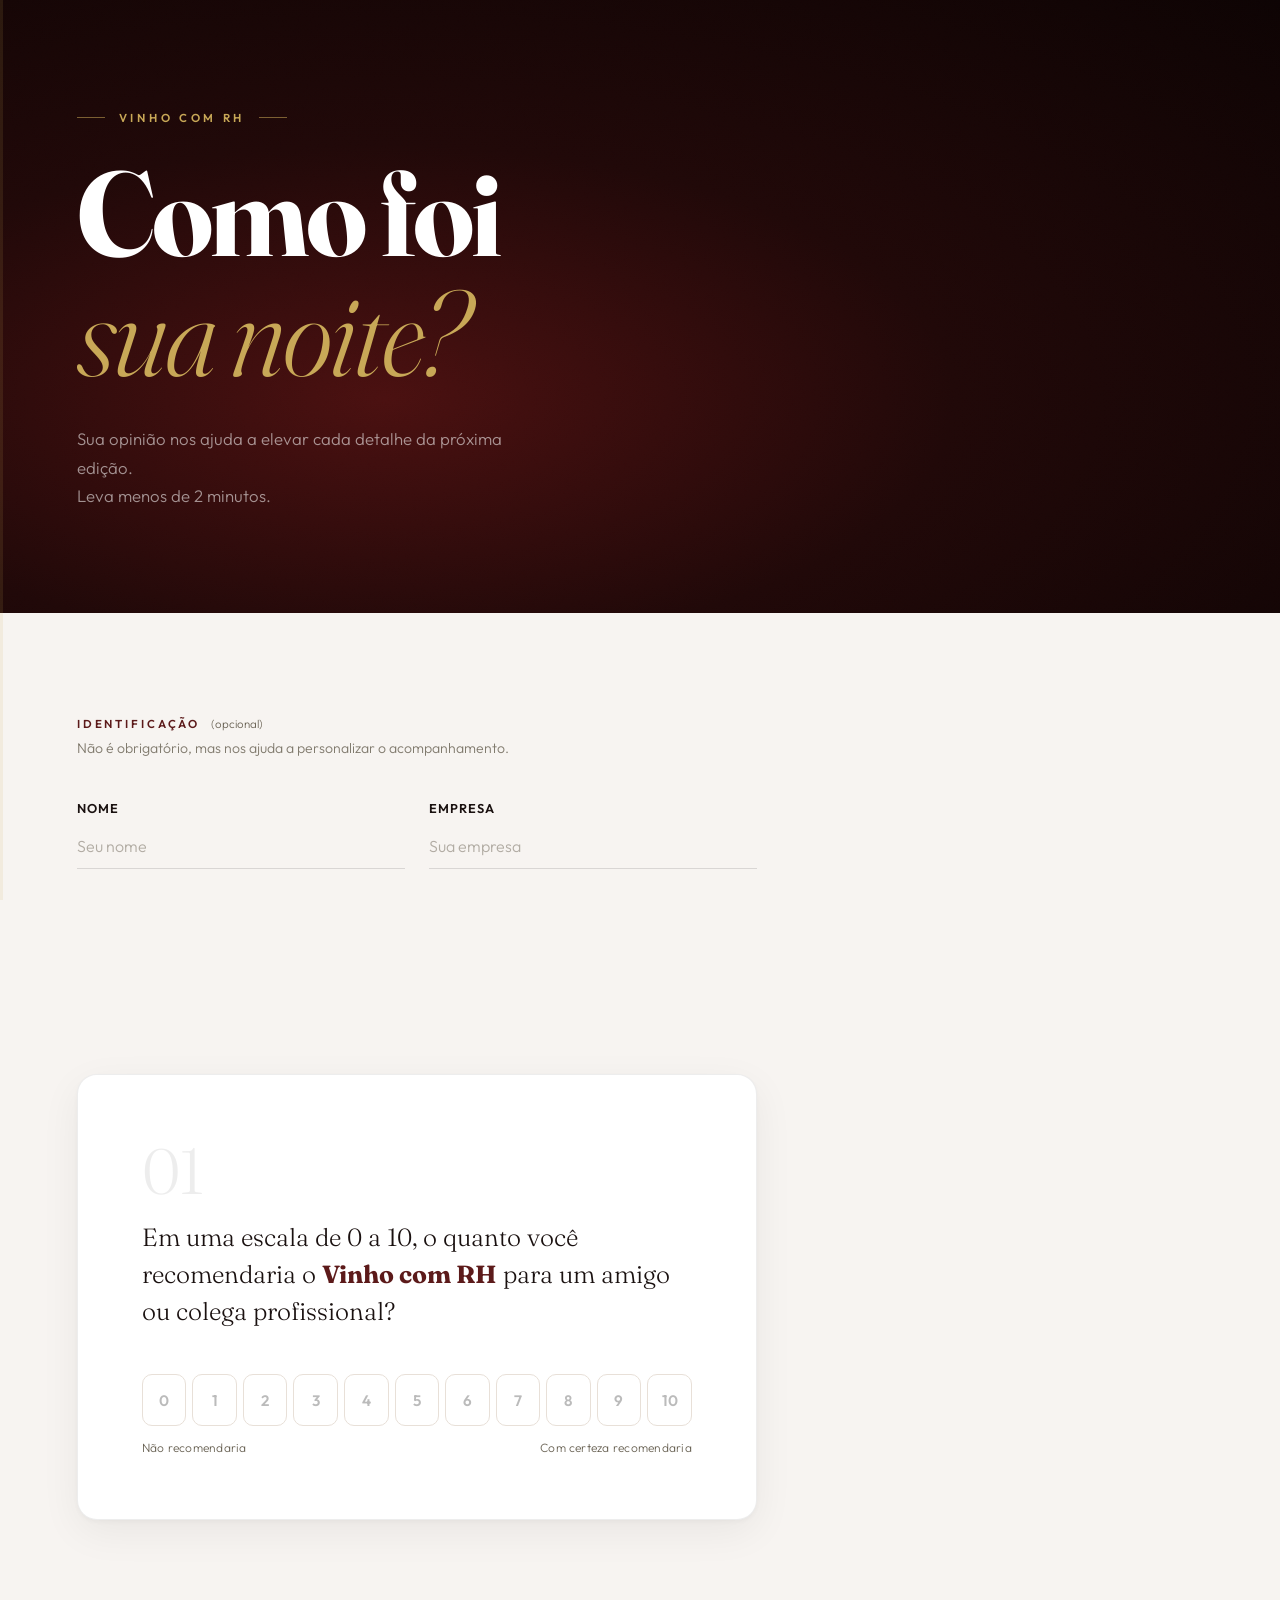
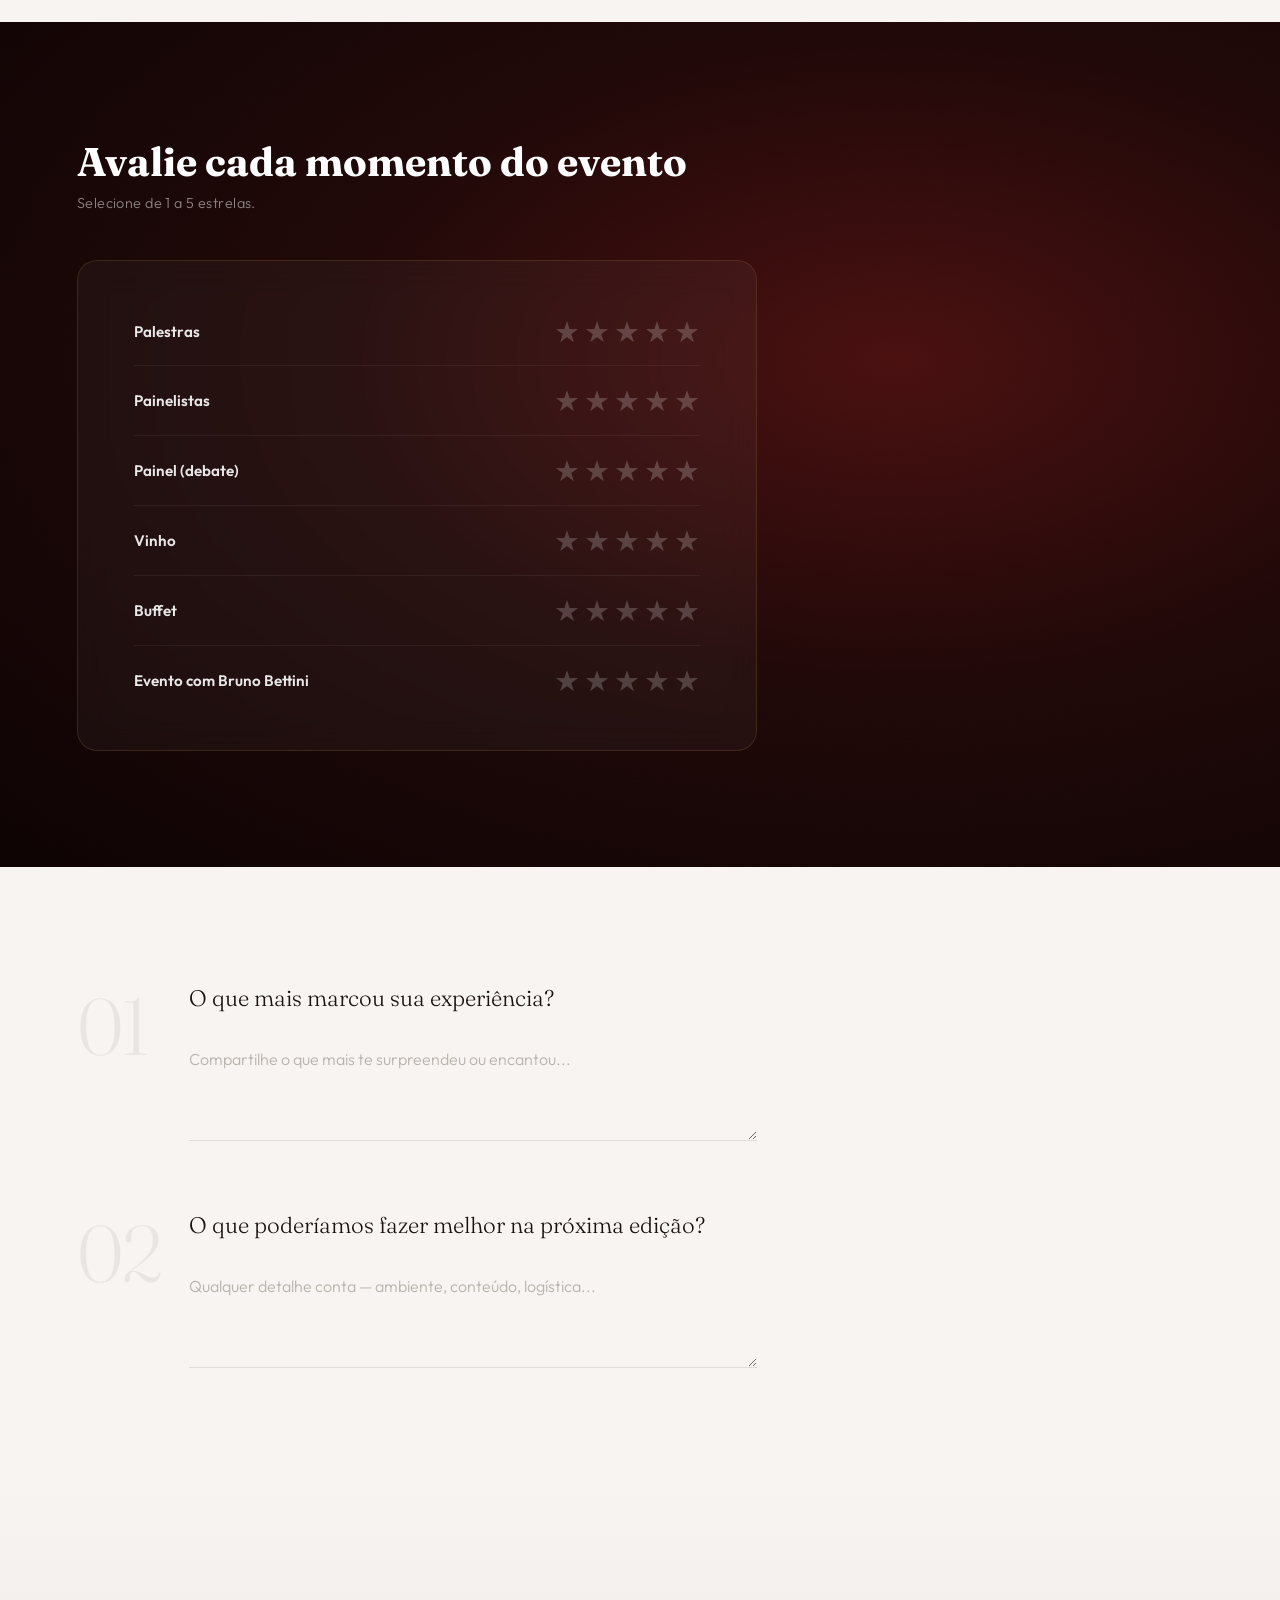
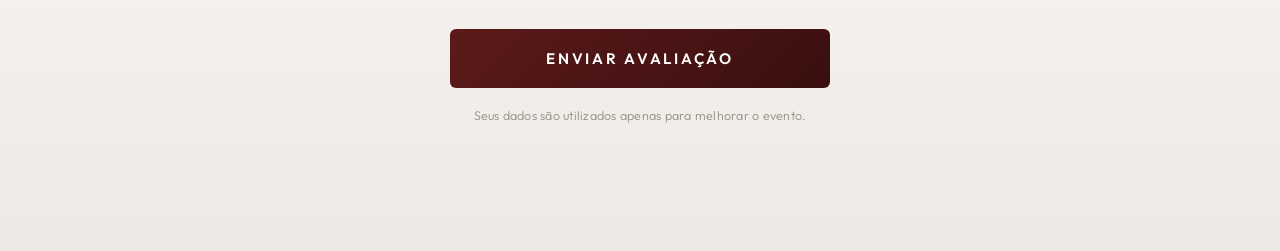
<file: nps-vinho-rh/index.html>
<!DOCTYPE html>
<html lang="pt-BR">

<head>
    <meta charset="UTF-8">
    <meta name="viewport" content="width=device-width, initial-scale=1.0">
    <title>Como foi sua noite? | Vinho com RH</title>

    <link rel="preconnect" href="https://fonts.googleapis.com">
    <link rel="preconnect" href="https://fonts.gstatic.com" crossorigin>
    <link href="https://fonts.googleapis.com/css2?family=Fraunces:ital,opsz,wght@0,9..144,300;0,9..144,700;1,9..144,300;1,9..144,400&family=Outfit:wght@300;400;600&display=swap" rel="stylesheet">

    <link rel="stylesheet" href="style.css">
</head>

<body>

    <!-- Scroll Progress Indicator — linha gold na borda esquerda -->
    <div class="scroll-progress" aria-hidden="true">
        <div class="scroll-progress-fill" id="scrollFill"></div>
    </div>

    <main>

        <!-- ════════════════════════════════════════════
             HERO — Type Hero
             Arquétipo: Type Hero
             Constraints: Noise Texture · Mixed Weights
        ════════════════════════════════════════════ -->
        <section class="hero">
            <div class="noise" aria-hidden="true"></div>
            <div class="hero-inner">
                <span class="eyebrow">Vinho com RH</span>
                <h1 class="headline">
                    Como foi<br>
                    <em>sua noite?</em>
                </h1>
                <p class="hero-sub">
                    Sua opinião nos ajuda a elevar cada detalhe da próxima edição.<br>
                    Leva menos de 2 minutos.
                </p>
            </div>
        </section>

        <form id="nps-form" novalidate>

            <!-- ════════════════════════════════════════════
                 SEÇÃO 1: IDENTIFICAÇÃO — Sparse
                 Arquétipo: Sparse
                 Constraints: Fade Up Stagger · Asymmetric Padding
            ════════════════════════════════════════════ -->
            <section class="sec-identificacao" id="sec-identificacao">
                <div class="identificacao-wrap">
                    <div class="identificacao-header js-fade-up" data-delay="0">
                        <span class="sec-eyebrow">
                            Identificação
                            <span class="opcional">(opcional)</span>
                        </span>
                        <p class="sec-desc">Não é obrigatório, mas nos ajuda a personalizar o acompanhamento.</p>
                    </div>
                    <div class="identificacao-grid">
                        <div class="campo-wrap js-fade-up" data-delay="0">
                            <label class="campo-label" for="nome">Nome</label>
                            <div class="campo-border-wrap">
                                <input type="text" id="nome" name="nome" class="campo-input"
                                    placeholder="Seu nome" autocomplete="name">
                                <span class="campo-line" aria-hidden="true"></span>
                            </div>
                        </div>
                        <div class="campo-wrap js-fade-up" data-delay="120">
                            <label class="campo-label" for="empresa">Empresa</label>
                            <div class="campo-border-wrap">
                                <input type="text" id="empresa" name="empresa" class="campo-input"
                                    placeholder="Sua empresa" autocomplete="organization">
                                <span class="campo-line" aria-hidden="true"></span>
                            </div>
                        </div>
                    </div>
                </div>
            </section>

            <!-- ════════════════════════════════════════════
                 SEÇÃO 2: NPS 0-10 — Isolated Element
                 Arquétipo: Isolated Element
                 Constraints: Color Blocking · Hover Lift
            ════════════════════════════════════════════ -->
            <section class="sec-nps" id="sec-nps">
                <div class="nps-card js-reveal">
                    <span class="card-num" aria-hidden="true">01</span>
                    <h2 class="nps-question">
                        Em uma escala de 0 a 10, o quanto você recomendaria o
                        <strong>Vinho com RH</strong>
                        para um amigo ou colega profissional?
                    </h2>
                    <div class="scale-wrap">
                        <div class="nps-scale" id="nps-scale"
                            role="group" aria-label="Escala de 0 a 10"></div>
                        <div class="scale-labels" aria-hidden="true">
                            <span>Não recomendaria</span>
                            <span>Com certeza recomendaria</span>
                        </div>
                    </div>
                    <input type="hidden" id="nps-value" name="nps_score">
                </div>
            </section>

            <!-- ════════════════════════════════════════════
                 SEÇÃO 3: AVALIAÇÕES — Scroll Storytelling
                 Arquétipo: Scroll Storytelling
                 Constraints: Glassmorphism · Stagger Wave · Hover Glow
            ════════════════════════════════════════════ -->
            <section class="sec-avaliacoes" id="sec-avaliacoes">
                <div class="noise" aria-hidden="true"></div>
                <div class="avaliacoes-wrap">
                    <div class="avaliacoes-header js-reveal-dark">
                        <h2 class="avaliacoes-titulo">Avalie cada momento do evento</h2>
                        <p class="avaliacoes-sub">Selecione de 1 a 5 estrelas.</p>
                    </div>
                    <div class="avaliacoes-card">
                        <div class="ratings-list">

                            <div class="rating-row js-rating-row" data-delay="0">
                                <span class="rating-label">Palestras</span>
                                <div class="star-rating" data-field="nota_palestras"
                                    role="group" aria-label="Avaliação de Palestras"></div>
                                <input type="hidden" name="nota_palestras">
                            </div>

                            <div class="rating-row js-rating-row" data-delay="80">
                                <span class="rating-label">Painelistas</span>
                                <div class="star-rating" data-field="nota_painelistas"
                                    role="group" aria-label="Avaliação de Painelistas"></div>
                                <input type="hidden" name="nota_painelistas">
                            </div>

                            <div class="rating-row js-rating-row" data-delay="160">
                                <span class="rating-label">Painel (debate)</span>
                                <div class="star-rating" data-field="nota_painel"
                                    role="group" aria-label="Avaliação do Painel"></div>
                                <input type="hidden" name="nota_painel">
                            </div>

                            <div class="rating-row js-rating-row" data-delay="240">
                                <span class="rating-label">Vinho</span>
                                <div class="star-rating" data-field="nota_vinho"
                                    role="group" aria-label="Avaliação do Vinho"></div>
                                <input type="hidden" name="nota_vinho">
                            </div>

                            <div class="rating-row js-rating-row" data-delay="320">
                                <span class="rating-label">Buffet</span>
                                <div class="star-rating" data-field="nota_buffet"
                                    role="group" aria-label="Avaliação do Buffet"></div>
                                <input type="hidden" name="nota_buffet">
                            </div>

                            <div class="rating-row js-rating-row" data-delay="400">
                                <span class="rating-label">Evento com Bruno Bettini</span>
                                <div class="star-rating" data-field="nota_evento_geral"
                                    role="group" aria-label="Avaliação do Evento com Bruno Bettini"></div>
                                <input type="hidden" name="nota_evento_geral">
                            </div>

                        </div>
                    </div>
                </div>
            </section>

            <!-- ════════════════════════════════════════════
                 SEÇÃO 4: PERGUNTAS ABERTAS — Split Assimetrico
                 Arquétipo: Split Assimetrico
                 Constraints: Fade Left · Focus Glow
            ════════════════════════════════════════════ -->
            <section class="sec-perguntas" id="sec-perguntas">
                <div class="perguntas-wrap">

                    <div class="pergunta-bloco js-fade-left" data-delay="0">
                        <span class="pergunta-num" aria-hidden="true">01</span>
                        <div class="pergunta-conteudo">
                            <label class="pergunta-label" for="ponto_positivo">
                                O que mais marcou sua experiência?
                            </label>
                            <div class="textarea-wrap">
                                <textarea id="ponto_positivo" name="ponto_positivo" rows="3"
                                    class="pergunta-textarea"
                                    placeholder="Compartilhe o que mais te surpreendeu ou encantou..."></textarea>
                                <span class="textarea-line" aria-hidden="true"></span>
                            </div>
                        </div>
                    </div>

                    <div class="pergunta-bloco js-fade-left" data-delay="150">
                        <span class="pergunta-num" aria-hidden="true">02</span>
                        <div class="pergunta-conteudo">
                            <label class="pergunta-label" for="ponto_melhoria">
                                O que poderíamos fazer melhor na próxima edição?
                            </label>
                            <div class="textarea-wrap">
                                <textarea id="ponto_melhoria" name="ponto_melhoria" rows="3"
                                    class="pergunta-textarea"
                                    placeholder="Qualquer detalhe conta — ambiente, conteúdo, logística..."></textarea>
                                <span class="textarea-line" aria-hidden="true"></span>
                            </div>
                        </div>
                    </div>

                </div>
            </section>

            <!-- ════════════════════════════════════════════
                 SEÇÃO 5: SUBMIT — Isolated Element
                 Arquétipo: Isolated Element + Container Narrow
                 Constraints: Hover Fill · Gradiente Linear
            ════════════════════════════════════════════ -->
            <section class="sec-submit" id="sec-submit">
                <div class="submit-wrap">
                    <div class="form-feedback" id="form-feedback" role="alert" aria-live="polite"></div>
                    <div class="btn-outer-wrap">
                        <button type="submit" class="btn-submit" id="btn-submit">
                            <svg class="btn-spinner" viewBox="0 0 24 24" fill="none" aria-hidden="true">
                                <circle cx="12" cy="12" r="10"
                                    stroke="currentColor" stroke-width="2.5"
                                    stroke-dasharray="44" stroke-dashoffset="33"
                                    stroke-linecap="round"/>
                            </svg>
                            <span class="btn-text">Enviar avaliação</span>
                        </button>
                        <span class="btn-gold-line" aria-hidden="true"></span>
                    </div>
                    <p class="submit-disclaimer">
                        Seus dados são utilizados apenas para melhorar o evento.
                    </p>
                </div>
            </section>

        </form>
    </main>

    <script src="nps.js" defer></script>
</body>

</html>
</file>
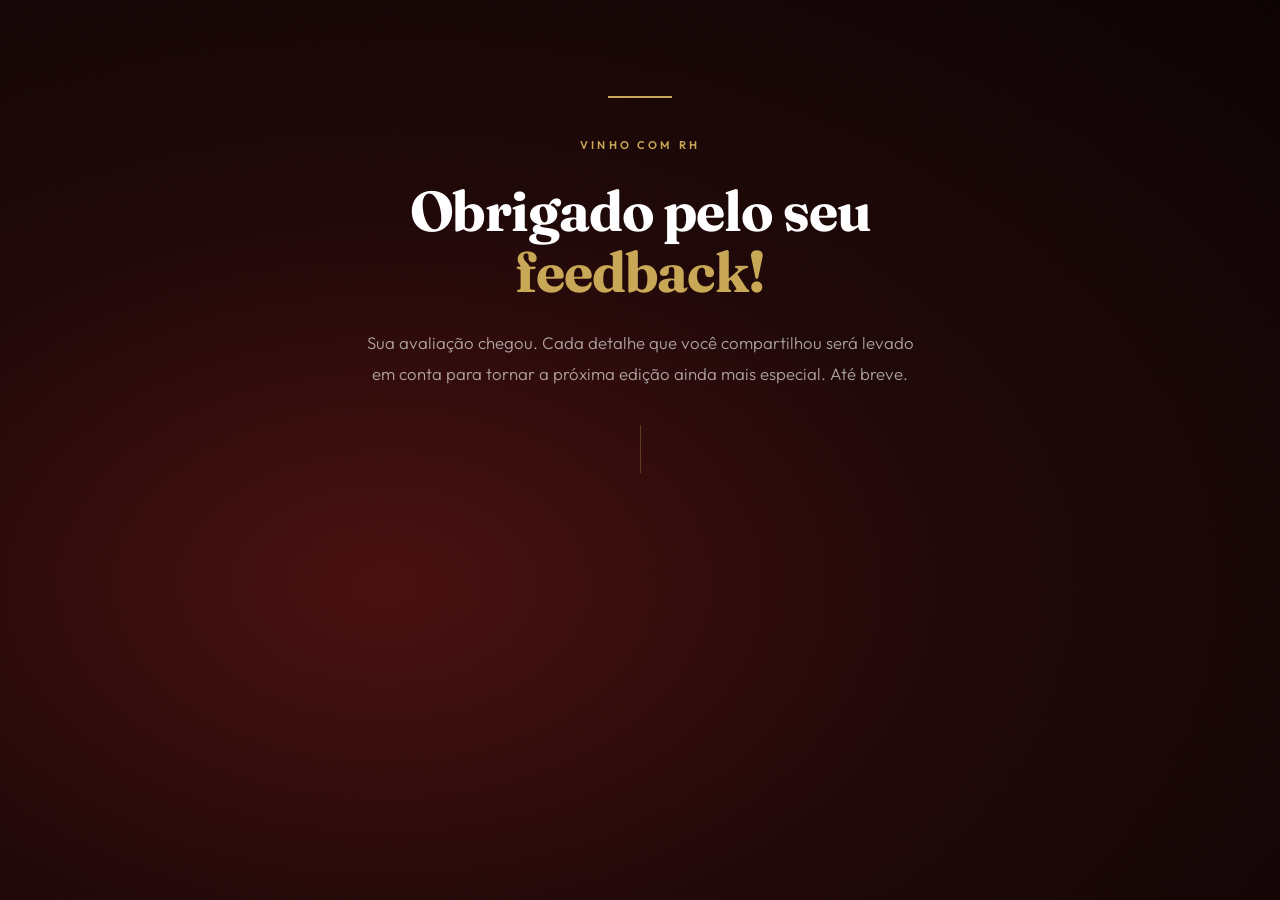
<file: nps-vinho-rh/nps-obrigado.html>
<!DOCTYPE html>
<html lang="pt-BR">

<head>
    <meta charset="UTF-8">
    <meta name="viewport" content="width=device-width, initial-scale=1.0">
    <title>Obrigado | Vinho com RH</title>

    <link rel="preconnect" href="https://fonts.googleapis.com">
    <link rel="preconnect" href="https://fonts.gstatic.com" crossorigin>
    <link href="https://fonts.googleapis.com/css2?family=Fraunces:ital,opsz,wght@0,9..144,300;0,9..144,700;1,9..144,300&family=Outfit:wght@300;400;600&display=swap" rel="stylesheet">

    <style>
        :root {
            --gold: #c8a857;
            --f-display: 'Fraunces', serif;
            --f-body: 'Outfit', sans-serif;
        }

        *, *::before, *::after {
            box-sizing: border-box;
            margin: 0;
            padding: 0;
            -webkit-font-smoothing: antialiased;
        }

        /*
         * REGRA: body é block puro — sem flex, sem grid.
         * Centramento horizontal feito exclusivamente por margin: 0 auto no .page-wrap.
         * Isso garante que .page-wrap e seus filhos ocupem largura correta em todos
         * os browsers, incluindo iOS Safari com prefers-reduced-motion ativo.
         */
        body {
            font-family: var(--f-body);
            background: radial-gradient(
                ellipse at 30% 65%,
                #4a1010 0%,
                #200808 45%,
                #0d0303 100%
            );
            min-height: 100dvh;
            padding: clamp(3.5rem, 10vw, 6rem) clamp(1.5rem, 5vw, 3rem);
            position: relative;
        }

        /* Noise — fixed para cobrir viewport mesmo com scroll */
        body::before {
            content: '';
            position: fixed;
            inset: 0;
            background-image: url("data:image/svg+xml,%3Csvg xmlns='http://www.w3.org/2000/svg' width='512' height='512'%3E%3Cfilter id='n'%3E%3CfeTurbulence type='fractalNoise' baseFrequency='0.8' numOctaves='4' stitchTiles='stitch'/%3E%3C/filter%3E%3Crect width='100%25' height='100%25' filter='url(%23n)'/%3E%3C/svg%3E");
            background-size: 256px 256px;
            opacity: 0.045;
            pointer-events: none;
            mix-blend-mode: overlay;
            z-index: 0;
        }

        /* Container central — block com margin: 0 auto */
        .page-wrap {
            max-width: 560px;
            margin: 0 auto;
            text-align: center;
            position: relative;
            z-index: 1;
        }

        /* Linha gold */
        .gold-line {
            display: block;
            width: 0;
            height: 1.5px;
            background: var(--gold);
            margin: 0 auto 2.5rem;
            opacity: 0;
        }

        /* Eyebrow — display: block (não inline-flex) para evitar shrink-wrap */
        .eyebrow {
            display: block;
            font-family: var(--f-body);
            font-size: 0.7rem;
            font-weight: 600;
            letter-spacing: 0.28em;
            text-transform: uppercase;
            color: var(--gold);
            margin-bottom: 1.75rem;
            opacity: 0;
            transform: translateY(12px);
            white-space: nowrap;
        }

        /* Headline */
        .headline {
            font-family: var(--f-display);
            font-size: clamp(2rem, 7vw, 3.5rem);
            font-weight: 700;
            font-optical-sizing: auto;
            color: #ffffff;
            line-height: 1.1;
            letter-spacing: -0.02em;
            margin-bottom: 1.5rem;
            opacity: 0;
            transform: translateY(16px);
        }

        .headline .gold {
            color: var(--gold);
        }

        /*
         * Parágrafo — SEM max-width próprio e SEM margin: auto.
         * O .page-wrap já limita a largura. Aqui o elemento preenche
         * 100% do pai (block flow), garantindo largura correta em qualquer tela.
         */
        .texto {
            font-family: var(--f-body);
            font-size: clamp(0.95rem, 3vw, 1.05rem);
            font-weight: 300;
            color: rgba(255, 255, 255, 0.62);
            line-height: 1.85;
            opacity: 0;
            transform: translateY(12px);
        }

        /* Divisor vertical */
        .divisor {
            display: block;
            width: 1px;
            height: 48px;
            background: rgba(200, 168, 87, 0.3);
            margin: 2.25rem auto;
            opacity: 0;
            transform: scaleY(0);
            transform-origin: top;
        }

        /* CTA container */
        .cta {
            opacity: 0;
            transform: translateY(12px);
        }

        /* Texto CTA — Fraunces italic */
        .cta-texto {
            font-family: var(--f-display);
            font-size: clamp(1.1rem, 4vw, 1.6rem);
            font-weight: 300;
            font-style: italic;
            font-optical-sizing: auto;
            color: rgba(255, 255, 255, 0.9);
            line-height: 1.45;
            margin-bottom: 1.5rem;
        }

        /* Botão CTA */
        .cta-btn {
            display: inline-block;
            font-family: var(--f-body);
            font-size: 0.78rem;
            font-weight: 600;
            letter-spacing: 0.2em;
            text-transform: uppercase;
            color: var(--gold);
            text-decoration: none;
            border: 1px solid rgba(200, 168, 87, 0.4);
            border-radius: 3px;
            padding: 0.75rem 1.75rem;
            transition:
                background 0.25s ease,
                border-color 0.25s ease,
                transform 0.25s cubic-bezier(0.16, 1, 0.3, 1);
        }

        .cta-btn:hover {
            background: rgba(200, 168, 87, 0.1);
            border-color: var(--gold);
            transform: translateY(-2px);
        }

        .cta-btn:focus-visible {
            outline: 2px solid var(--gold);
            outline-offset: 4px;
        }

        /* Mobile: letter-spacing menor no eyebrow */
        @media (max-width: 640px) {
            .eyebrow {
                letter-spacing: 0.18em;
            }
        }

        /*
         * CRÍTICO: prefers-reduced-motion NÃO aplica width a elementos de texto.
         * Apenas .gold-line recebe width: 64px aqui.
         * Aplicar width em .texto, .headline etc. quebraria o layout em iPhones
         * com "Reduzir Movimento" ativo (Configurações → Acessibilidade → Movimento).
         */
        @media (prefers-reduced-motion: reduce) {
            .eyebrow,
            .headline,
            .texto,
            .divisor,
            .cta {
                opacity: 1 !important;
                transform: none !important;
            }

            .gold-line {
                opacity: 1 !important;
                transform: none !important;
                width: 64px !important;
            }
        }
    </style>
</head>

<body>
    <div class="page-wrap">
        <div class="gold-line" id="goldLine"></div>
        <span class="eyebrow" id="eyebrow">Vinho com RH</span>
        <h1 class="headline" id="headline">
            Obrigado pelo seu <span class="gold">feedback!</span>
        </h1>
        <p class="texto" id="texto">
            Sua avaliação chegou. Cada detalhe que você compartilhou será levado
            em conta para tornar a próxima edição ainda mais especial. Até breve.
        </p>

        <div class="divisor" id="divisor"></div>

        <div class="cta" id="cta">
            <p class="cta-texto">
                Gostaria de ser painelista ou palestrante no próximo evento?
            </p>
            <a href="https://vinho-rh.netlify.app/" class="cta-btn">
                Faça sua aplicação
            </a>
        </div>
    </div>

    <script>
        // Personaliza headline com nome via URL ?nome=
        const nome = new URLSearchParams(location.search).get('nome');
        if (nome) {
            document.getElementById('headline').innerHTML =
                `<span class="gold">${nome}</span>, obrigado pelo seu <span class="gold">feedback!</span>`;
        }

        // Stagger reveal — JS puro, sem bibliotecas
        // Cada elemento: opacity 0→1 + translateY X→0
        function fadeUp(el, duration, delay) {
            setTimeout(() => {
                el.style.transition = [
                    `opacity ${duration}ms cubic-bezier(0.16,1,0.3,1)`,
                    `transform ${duration}ms cubic-bezier(0.16,1,0.3,1)`
                ].join(', ');
                el.style.opacity = '1';
                el.style.transform = 'translateY(0)';
            }, delay);
        }

        // 1. Linha gold — cresce em largura + aparece
        const goldLine = document.getElementById('goldLine');
        setTimeout(() => {
            goldLine.style.transition = 'width 700ms ease-out, opacity 400ms ease';
            goldLine.style.opacity = '1';
            goldLine.style.width = '64px';
        }, 50);

        // 2. Eyebrow — delay 300ms
        fadeUp(document.getElementById('eyebrow'), 600, 300);

        // 3. Headline — delay 500ms
        fadeUp(document.getElementById('headline'), 700, 500);

        // 4. Parágrafo — delay 700ms
        fadeUp(document.getElementById('texto'), 600, 700);

        // 5. Divisor — scaleY 0→1, delay 1000ms
        const divisor = document.getElementById('divisor');
        setTimeout(() => {
            divisor.style.transition = [
                'opacity 400ms ease',
                'transform 500ms cubic-bezier(0.16,1,0.3,1)'
            ].join(', ');
            divisor.style.opacity = '1';
            divisor.style.transform = 'scaleY(1)';
        }, 1000);

        // 6. CTA — delay 1200ms
        fadeUp(document.getElementById('cta'), 600, 1200);
    </script>
</body>

</html>
</file>
<file: nps-vinho-rh/style.css>
/* ================================================
   NPS VINHO COM RH — Stylesheet Completo
   Fontes: Fraunces (display serif variável) + Outfit (geometric sans)
   ================================================ */

:root {
    --wine:         #5c1a1a;
    --wine-dark:    #1f0808;
    --wine-deeper:  #0d0303;
    --wine-hero-mid:#200808;
    --wine-hover:   #4a1010;
    --gold:         #c8a857;
    --gold-light:   #e2c97e;
    --gold-dim:     rgba(200, 168, 87, 0.55);

    --text:         #1a1110;
    --muted:        #6b6456;
    --bg:           #f7f4f1;
    --bg-end:       #ede9e5;
    --white:        #ffffff;
    --border:       rgba(0, 0, 0, 0.07);

    /* NPS zone colors */
    --zone-d: #c0392b;
    --zone-n: #d4860a;
    --zone-p: #1e8449;

    --f-display: 'Fraunces', serif;
    --f-body:    'Outfit', sans-serif;

    --gutter:   clamp(1.5rem, 6vw, 9rem);
    --sec-pad:  clamp(3.5rem, 8vw, 7rem);
}

/* ─── Reset ─── */
*, *::before, *::after {
    box-sizing: border-box;
    margin: 0;
    padding: 0;
    -webkit-font-smoothing: antialiased;
    -moz-osx-font-smoothing: grayscale;
}

html { scroll-behavior: smooth; }

body {
    font-family: var(--f-body);
    background: var(--bg);
    color: var(--text);
    overflow-x: hidden;
}

/* ================================================
   SCROLL PROGRESS — linha gold fixa borda esquerda
   Visível apenas em ≥ 768px
   ================================================ */
.scroll-progress {
    position: fixed;
    left: 0;
    top: 0;
    bottom: 0;
    width: 3px;
    background: rgba(200, 168, 87, 0.12);
    z-index: 100;
    display: none;
}

@media (min-width: 768px) {
    .scroll-progress { display: block; }
}

.scroll-progress-fill {
    width: 100%;
    height: 0%;
    background: var(--gold);
    transition: height 0.1s linear;
}

/* ================================================
   HERO — Type Hero
   Constraints: Noise Texture · Mixed Weights
   ================================================ */
.hero {
    min-height: 60vh;
    background: radial-gradient(
        ellipse at 30% 65%,
        var(--wine-hover) 0%,
        var(--wine-hero-mid) 45%,
        var(--wine-deeper) 100%
    );
    position: relative;
    display: flex;
    align-items: flex-end;
    padding: var(--sec-pad) var(--gutter);
    overflow: hidden;
}

.noise {
    position: absolute;
    inset: 0;
    background-image: url("data:image/svg+xml,%3Csvg xmlns='http://www.w3.org/2000/svg' width='512' height='512'%3E%3Cfilter id='n'%3E%3CfeTurbulence type='fractalNoise' baseFrequency='0.8' numOctaves='4' stitchTiles='stitch'/%3E%3C/filter%3E%3Crect width='100%25' height='100%25' filter='url(%23n)'/%3E%3C/svg%3E");
    background-size: 256px 256px;
    opacity: 0.045;
    pointer-events: none;
    mix-blend-mode: overlay;
}

.hero-inner {
    position: relative;
    z-index: 2;
    max-width: 720px;
    animation: heroReveal 1s cubic-bezier(0.16, 1, 0.3, 1) both;
    animation-delay: 0.15s;
}

@keyframes heroReveal {
    from { opacity: 0; transform: translateY(28px); }
    to   { opacity: 1; transform: translateY(0); }
}

.eyebrow {
    display: inline-flex;
    align-items: center;
    gap: 0.875rem;
    font-family: var(--f-body);
    font-size: 0.72rem;
    font-weight: 600;
    letter-spacing: 0.32em;
    text-transform: uppercase;
    color: var(--gold);
    margin-bottom: 1.75rem;
}

.eyebrow::before,
.eyebrow::after {
    content: '';
    display: inline-block;
    width: 1.75rem;
    height: 1px;
    background: var(--gold);
    opacity: 0.55;
}

/* Mixed Weights: bold + light italic — contraste extremo */
.headline {
    font-family: var(--f-display);
    font-size: clamp(3.25rem, 10vw, 7.5rem);
    font-weight: 700;
    font-optical-sizing: auto;
    line-height: 1.0;
    letter-spacing: -0.025em;
    color: var(--white);
    margin-bottom: 2rem;
}

.headline em {
    display: block;
    font-style: italic;
    font-weight: 300;
    color: var(--gold);
    letter-spacing: -0.02em;
}

.hero-sub {
    font-family: var(--f-body);
    font-size: clamp(0.9rem, 2vw, 1.05rem);
    font-weight: 300;
    color: rgba(255, 255, 255, 0.55);
    line-height: 1.7;
    max-width: 440px;
}

/* ================================================
   SEÇÃO 1: IDENTIFICAÇÃO — Sparse
   Constraints: Fade Up Stagger · Asymmetric Padding
   ================================================ */
.sec-identificacao {
    background: var(--bg);
    padding: var(--sec-pad) var(--gutter);
}

.identificacao-wrap {
    max-width: 680px;
}

.identificacao-header {
    margin-bottom: 2.5rem;
}

.sec-eyebrow {
    display: block;
    font-family: var(--f-body);
    font-size: 0.72rem;
    font-weight: 600;
    letter-spacing: 0.25em;
    text-transform: uppercase;
    color: var(--wine);
    margin-bottom: 0.4rem;
}

.opcional {
    font-weight: 300;
    text-transform: lowercase;
    letter-spacing: normal;
    color: var(--muted);
    margin-left: 0.35rem;
}

.sec-desc {
    font-family: var(--f-body);
    font-size: 0.88rem;
    font-weight: 300;
    color: rgba(107, 100, 86, 0.85);
    line-height: 1.6;
}

.identificacao-grid {
    display: grid;
    grid-template-columns: 1fr 1fr;
    gap: 1.5rem;
}

/* Campos Bottom-Border Only */
.campo-wrap {
    display: flex;
    flex-direction: column;
    gap: 0.5rem;
}

.campo-label {
    font-family: var(--f-body);
    font-size: 0.8rem;
    font-weight: 600;
    letter-spacing: 0.08em;
    text-transform: uppercase;
    color: var(--text);
}

.campo-border-wrap {
    position: relative;
}

.campo-input {
    width: 100%;
    background: transparent;
    border: none;
    border-bottom: 1.5px solid rgba(0, 0, 0, 0.12);
    border-radius: 0;
    padding: 0.75rem 0;
    font-family: var(--f-body);
    font-size: 1rem;
    font-weight: 400;
    color: var(--text);
    outline: none;
    transition: border-color 0.25s ease;
}

.campo-input::placeholder {
    color: rgba(107, 100, 86, 0.5);
    font-weight: 300;
}

/* Linha animada de foco — draw left to right */
.campo-line {
    position: absolute;
    bottom: 0;
    left: 0;
    width: 0;
    height: 1.5px;
    background: var(--wine);
    transition: width 0.4s cubic-bezier(0.16, 1, 0.3, 1);
    pointer-events: none;
}

.campo-border-wrap:focus-within .campo-line {
    width: 100%;
}

.campo-border-wrap:focus-within .campo-input {
    border-bottom-color: transparent;
}

/* Glow sutil no focus */
.campo-input:focus {
    box-shadow: 0 4px 12px rgba(92, 26, 26, 0.08);
}

/* ================================================
   SEÇÃO 2: NPS 0-10 — Isolated Element
   Constraints: Color Blocking · Hover Lift
   ================================================ */
.sec-nps {
    background: var(--bg);
    padding: var(--sec-pad) var(--gutter);
}

.nps-card {
    background: var(--white);
    border-radius: 20px;
    padding: clamp(2rem, 5vw, 4rem);
    border: 1px solid var(--border);
    box-shadow:
        0 2px 4px rgba(0, 0, 0, 0.03),
        0 12px 40px rgba(0, 0, 0, 0.06);
    max-width: 680px;

    opacity: 0;
    transform: translateY(24px);
    transition: opacity 0.7s cubic-bezier(0.16, 1, 0.3, 1),
                transform 0.7s cubic-bezier(0.16, 1, 0.3, 1);
}

.nps-card.revealed {
    opacity: 1;
    transform: translateY(0);
}

.card-num {
    display: block;
    font-family: var(--f-display);
    font-size: clamp(2.5rem, 6vw, 4rem);
    font-weight: 300;
    font-optical-sizing: auto;
    color: rgba(0, 0, 0, 0.07);
    line-height: 1;
    margin-bottom: 1rem;
    letter-spacing: -0.03em;
}

.nps-question {
    font-family: var(--f-display);
    font-size: clamp(1.15rem, 2.8vw, 1.55rem);
    font-weight: 300;
    font-optical-sizing: auto;
    line-height: 1.5;
    color: var(--text);
    margin-bottom: 2.75rem;
}

.nps-question strong {
    font-weight: 700;
    color: var(--wine);
}

.scale-wrap {
    display: flex;
    flex-direction: column;
    gap: 0.875rem;
}

.nps-scale {
    display: flex;
    gap: 0.375rem;
}

/* NPS Buttons — Color Blocking */
.nps-btn {
    flex: 1;
    height: 52px;
    min-width: 0;
    border-radius: 10px;
    border: 1.5px solid #e8e0d8;
    background: var(--white);
    font-family: var(--f-body);
    font-size: 0.95rem;
    font-weight: 600;
    cursor: pointer;
    color: #bbb;
    transition:
        border-color 0.18s ease,
        background   0.18s ease,
        color        0.18s ease,
        transform    0.22s cubic-bezier(0.16, 1, 0.3, 1),
        box-shadow   0.22s cubic-bezier(0.16, 1, 0.3, 1);
}

/* Três zonas de cor */
.nps-btn[data-zone="detrator"] { --z: var(--zone-d); }
.nps-btn[data-zone="neutro"]   { --z: var(--zone-n); }
.nps-btn[data-zone="promotor"] { --z: var(--zone-p); }

.nps-btn:hover,
.nps-btn.neighbor {
    border-color: var(--z);
    color: var(--z);
}

.nps-btn:hover {
    transform: translateY(-4px);
    box-shadow: 0 10px 24px rgba(0, 0, 0, 0.1);
}

/* Neighbor — wave effect sutil */
.nps-btn.neighbor {
    transform: translateY(-2px);
    opacity: 0.75;
}

.nps-btn.active {
    background: var(--z);
    border-color: var(--z);
    color: var(--white);
    transform: translateY(-4px);
    box-shadow: 0 10px 24px rgba(0, 0, 0, 0.18);
}

.scale-labels {
    display: flex;
    justify-content: space-between;
    font-family: var(--f-body);
    font-size: 0.75rem;
    font-weight: 300;
    color: var(--muted);
    letter-spacing: 0.02em;
}

/* ================================================
   SEÇÃO 3: AVALIAÇÕES — Scroll Storytelling
   Constraints: Glassmorphism · Stagger Wave · Hover Glow
   ================================================ */
.sec-avaliacoes {
    background: radial-gradient(
        ellipse at 70% 40%,
        var(--wine-hover) 0%,
        var(--wine-hero-mid) 45%,
        var(--wine-deeper) 100%
    );
    position: relative;
    padding: clamp(4rem, 9vw, 8rem) var(--gutter);
    overflow: hidden;
}

.sec-avaliacoes .noise {
    opacity: 0.035;
}

.avaliacoes-wrap {
    max-width: 680px;
}

.avaliacoes-header {
    margin-bottom: 3rem;
    opacity: 0;
    transform: translateY(20px);
    transition: opacity 0.7s cubic-bezier(0.16, 1, 0.3, 1),
                transform 0.7s cubic-bezier(0.16, 1, 0.3, 1);
}

.avaliacoes-header.revealed {
    opacity: 1;
    transform: translateY(0);
}

.avaliacoes-titulo {
    font-family: var(--f-display);
    font-size: clamp(1.75rem, 4vw, 2.5rem);
    font-weight: 700;
    font-optical-sizing: auto;
    color: var(--white);
    line-height: 1.2;
    margin-bottom: 0.5rem;
}

.avaliacoes-sub {
    font-family: var(--f-body);
    font-size: 0.9rem;
    font-weight: 300;
    color: rgba(255, 255, 255, 0.5);
    letter-spacing: 0.03em;
}

/* Card Glassmorphism */
.avaliacoes-card {
    background: rgba(255, 255, 255, 0.04);
    backdrop-filter: blur(16px);
    -webkit-backdrop-filter: blur(16px);
    border: 1px solid rgba(200, 168, 87, 0.15);
    border-radius: 20px;
    padding: clamp(2rem, 5vw, 3.5rem);
}

.ratings-list {
    display: flex;
    flex-direction: column;
}

/* Rating rows — Stagger Wave */
.rating-row {
    display: flex;
    align-items: center;
    justify-content: space-between;
    gap: 1.5rem;
    padding: 1.25rem 0;
    border-bottom: 1px solid rgba(255, 255, 255, 0.06);

    opacity: 0;
    transform: translateX(16px);
    transition: opacity 0.6s cubic-bezier(0.16, 1, 0.3, 1),
                transform 0.6s cubic-bezier(0.16, 1, 0.3, 1),
                box-shadow 0.4s ease;
}

.rating-row:last-child {
    border-bottom: none;
    padding-bottom: 0;
}

.rating-row:first-child {
    padding-top: 0;
}

.rating-row.revealed {
    opacity: 1;
    transform: translateX(0);
}

/* Glow ao selecionar 5 estrelas */
.rating-row.five-stars {
    animation: fiveStarGlow 0.8s ease-out forwards;
}

@keyframes fiveStarGlow {
    0%   { box-shadow: inset 0 0 0 rgba(200, 168, 87, 0); }
    30%  { box-shadow: inset 0 0 30px rgba(200, 168, 87, 0.12); }
    100% { box-shadow: inset 0 0 0 rgba(200, 168, 87, 0); }
}

.rating-label {
    font-family: var(--f-body);
    font-size: 0.95rem;
    font-weight: 600;
    color: rgba(255, 255, 255, 0.9);
    flex: 1;
}

/* Estrelas */
.star-rating {
    display: flex;
    gap: 0.25rem;
    flex-shrink: 0;
}

.star {
    font-size: 1.8rem;
    cursor: pointer;
    color: rgba(255, 255, 255, 0.2);
    user-select: none;
    line-height: 1;
    transition:
        color  0.12s ease,
        filter 0.12s ease,
        transform 0.15s cubic-bezier(0.16, 1, 0.3, 1);
}

.star.hover,
.star.selected {
    color: var(--gold);
    filter: drop-shadow(0 0 6px rgba(200, 168, 87, 0.55));
}

.star:hover {
    transform: scale(1.2);
}

/* Micro-bounce ao clicar */
.star.bounce {
    animation: starBounce 0.2s cubic-bezier(0.34, 1.56, 0.64, 1);
}

@keyframes starBounce {
    0%   { transform: scale(1); }
    50%  { transform: scale(1.35); }
    100% { transform: scale(1); }
}

/* ================================================
   SEÇÃO 4: PERGUNTAS ABERTAS — Split Assimetrico
   Constraints: Fade Left · Focus Glow
   ================================================ */
.sec-perguntas {
    background: var(--bg);
    padding: clamp(4rem, 9vw, 8rem) var(--gutter);
}

.perguntas-wrap {
    max-width: 680px;
    display: flex;
    flex-direction: column;
    gap: 4rem;
}

/* Split: número (80px) + conteúdo (1fr) */
.pergunta-bloco {
    display: grid;
    grid-template-columns: 80px 1fr;
    gap: 2rem;
    align-items: start;

    opacity: 0;
    transform: translateX(20px);
    transition: opacity 0.7s cubic-bezier(0.16, 1, 0.3, 1),
                transform 0.7s cubic-bezier(0.16, 1, 0.3, 1);
}

.pergunta-bloco.revealed {
    opacity: 1;
    transform: translateX(0);
}

/* Número decorativo gigante */
.pergunta-num {
    font-family: var(--f-display);
    font-size: clamp(3rem, 7vw, 5rem);
    font-weight: 300;
    font-optical-sizing: auto;
    color: rgba(0, 0, 0, 0.06);
    line-height: 1;
    letter-spacing: -0.03em;
    padding-top: 0.25rem;
    user-select: none;
}

.pergunta-conteudo {
    display: flex;
    flex-direction: column;
}

.pergunta-label {
    font-family: var(--f-display);
    font-size: clamp(1.1rem, 2.5vw, 1.4rem);
    font-weight: 300;
    font-optical-sizing: auto;
    line-height: 1.45;
    color: var(--text);
    margin-bottom: 1.25rem;
    cursor: default;
}

.textarea-wrap {
    position: relative;
}

/* Textarea bottom-border only */
.pergunta-textarea {
    width: 100%;
    background: transparent;
    border: none;
    border-bottom: 1.5px solid rgba(0, 0, 0, 0.1);
    border-radius: 0;
    padding: 0.75rem 0;
    font-family: var(--f-body);
    font-size: 1rem;
    font-weight: 400;
    color: var(--text);
    line-height: 1.7;
    resize: vertical;
    min-height: 100px;
    outline: none;
    transition: border-color 0.25s ease;
}

.pergunta-textarea::placeholder {
    color: rgba(107, 100, 86, 0.45);
    font-weight: 300;
}

/* Linha de foco animada — draw left to right */
.textarea-line {
    position: absolute;
    bottom: 0;
    left: 0;
    width: 0;
    height: 1.5px;
    background: var(--wine);
    transition: width 0.4s cubic-bezier(0.16, 1, 0.3, 1);
    pointer-events: none;
}

.textarea-wrap:focus-within .textarea-line {
    width: 100%;
}

.textarea-wrap:focus-within .pergunta-textarea {
    border-bottom-color: transparent;
    box-shadow: 0 4px 20px rgba(92, 26, 26, 0.08);
}

/* ================================================
   SEÇÃO 5: SUBMIT — Isolated Element
   Constraints: Hover Fill · Container Narrow · Gradiente Linear
   ================================================ */
.sec-submit {
    background: linear-gradient(to bottom, var(--bg) 0%, var(--bg-end) 100%);
    padding: clamp(3.5rem, 8vw, 7rem) var(--gutter) clamp(5rem, 10vw, 9rem);
}

.submit-wrap {
    display: flex;
    flex-direction: column;
    align-items: center;
    text-align: center;
    max-width: 400px;
    margin: 0 auto;
}

.form-feedback {
    width: 100%;
    min-height: 1.5rem;
    margin-bottom: 1rem;
    font-family: var(--f-body);
    font-size: 0.88rem;
    font-weight: 400;
    line-height: 1.5;
}

.form-feedback.error {
    color: var(--zone-d);
    animation: feedbackReveal 0.4s cubic-bezier(0.16, 1, 0.3, 1);
}

@keyframes feedbackReveal {
    from { opacity: 0; transform: translateY(8px); }
    to   { opacity: 1; transform: translateY(0); }
}

/* Wrapper do botão — para a linha gold */
.btn-outer-wrap {
    position: relative;
    width: 100%;
    max-width: 380px;
}

/* Linha gold que cresce abaixo do botão no hover */
.btn-gold-line {
    position: absolute;
    bottom: -8px;
    left: 50%;
    transform: translateX(-50%);
    width: 0;
    height: 2px;
    background: var(--gold);
    transition: width 0.35s cubic-bezier(0.16, 1, 0.3, 1);
    pointer-events: none;
}

.btn-outer-wrap:hover .btn-gold-line {
    width: 100%;
}

/* Botão Submit */
.btn-submit {
    width: 100%;
    display: flex;
    align-items: center;
    justify-content: center;
    gap: 0.6rem;
    padding: 1.25rem 3rem;
    background: linear-gradient(135deg, var(--wine) 0%, #3a0f0f 100%);
    color: var(--white);
    border: none;
    border-radius: 6px;
    font-family: var(--f-body);
    font-size: 0.95rem;
    font-weight: 600;
    letter-spacing: 0.18em;
    text-transform: uppercase;
    cursor: pointer;
    transition:
        transform    0.3s cubic-bezier(0.16, 1, 0.3, 1),
        box-shadow   0.3s cubic-bezier(0.16, 1, 0.3, 1);
}

.btn-submit:hover {
    transform: scale(1.03);
    box-shadow: 0 16px 40px rgba(92, 26, 26, 0.35);
}

.btn-submit:active {
    transform: scale(0.99);
    box-shadow: 0 8px 20px rgba(92, 26, 26, 0.2);
    transition-duration: 0.1s;
}

.btn-submit:disabled {
    opacity: 0.7;
    cursor: not-allowed;
    transform: none;
    box-shadow: none;
}

/* Spinner — oculto por padrão */
.btn-spinner {
    width: 18px;
    height: 18px;
    flex-shrink: 0;
    display: none;
    animation: spin 0.8s linear infinite;
}

.btn-submit.loading .btn-spinner { display: block; }
.btn-submit.loading .btn-text { opacity: 0.85; }

@keyframes spin {
    to { transform: rotate(360deg); }
}

.submit-disclaimer {
    margin-top: 1.25rem;
    font-family: var(--f-body);
    font-size: 0.78rem;
    font-weight: 300;
    color: rgba(107, 100, 86, 0.7);
    letter-spacing: 0.02em;
}

/* ================================================
   ANIMAÇÕES JS — estados iniciais
   ================================================ */
.js-fade-up {
    opacity: 0;
    transform: translateY(20px);
    transition: opacity 0.6s cubic-bezier(0.16, 1, 0.3, 1),
                transform 0.6s cubic-bezier(0.16, 1, 0.3, 1);
}

.js-fade-up.revealed { opacity: 1; transform: translateY(0); }

.js-fade-left {
    opacity: 0;
    transform: translateX(20px);
    transition: opacity 0.7s cubic-bezier(0.16, 1, 0.3, 1),
                transform 0.7s cubic-bezier(0.16, 1, 0.3, 1);
}

.js-fade-left.revealed { opacity: 1; transform: translateX(0); }

/* ================================================
   RESPONSIVIDADE
   ================================================ */
@media (max-width: 640px) {
    .headline { font-size: 2.9rem; }

    .identificacao-grid { grid-template-columns: 1fr; }

    .nps-btn {
        height: 44px;
        font-size: 0.85rem;
        border-radius: 8px;
    }

    .nps-scale { gap: 0.25rem; }

    .scale-labels { font-size: 0.7rem; }

    .star { font-size: 1.6rem; }

    .rating-row {
        flex-direction: column;
        align-items: flex-start;
        gap: 0.5rem;
    }

    .pergunta-bloco {
        grid-template-columns: 1fr;
    }

    .pergunta-num { display: none; }

    .perguntas-wrap { gap: 2.5rem; }
}

@media (max-width: 400px) {
    .btn-submit { padding: 1.1rem 1.5rem; font-size: 0.85rem; }
}

/* ================================================
   ACESSIBILIDADE — Foco visível
   ================================================ */
.nps-btn:focus-visible,
.btn-submit:focus-visible {
    outline: 2px solid var(--gold);
    outline-offset: 3px;
}

.campo-input:focus-visible,
.pergunta-textarea:focus-visible {
    outline: none;
}

.star:focus-visible {
    outline: 2px solid var(--gold);
    border-radius: 2px;
}

/* ================================================
   ACESSIBILIDADE — Movimento Reduzido
   ================================================ */
@media (prefers-reduced-motion: reduce) {
    .hero-inner { animation: none; }

    .nps-card,
    .avaliacoes-header,
    .rating-row,
    .pergunta-bloco,
    .js-fade-up,
    .js-fade-left {
        opacity: 1;
        transform: none;
        transition: none;
    }

    .nps-btn,
    .star,
    .btn-submit {
        transition: color 0.1s, background 0.1s, border-color 0.1s;
    }

    .nps-btn:hover,
    .nps-btn.active,
    .btn-submit:hover {
        transform: none;
        box-shadow: none;
    }

    .scroll-progress { display: none; }
}
</file>
